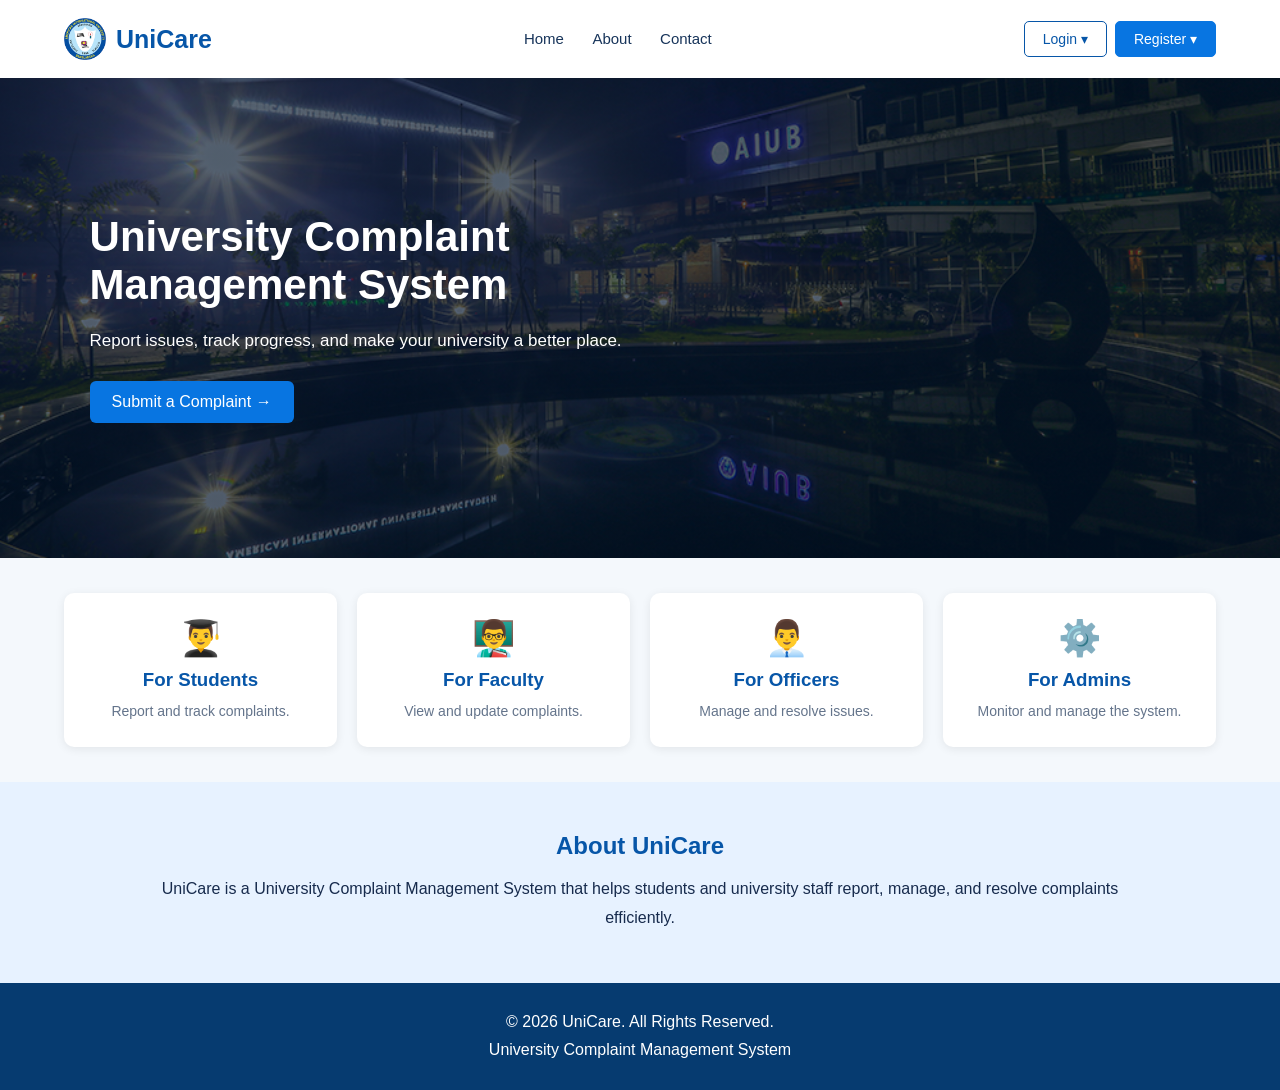
<file: index.html>
<!DOCTYPE html>
<html lang="en">

<head>
    <meta charset="UTF-8">
    <meta name="viewport" content="width=device-width, initial-scale=1.0">

    <title>UniCare - University Complaint Management System</title>

    <!-- CSS File -->
    <link rel="stylesheet" href="CSS/style.css">

</head>

<body>

    <!-- Navbar Section -->
    <header class="navbar">

        <div class="logo">
    <img src="assets/Images/aiub-logo.png"
         alt="UniCare Logo">
    <span>UniCare</span>
</div>

        <nav>
            <a href="index.html">Home</a>
            <a href="#about">About</a>
            <a href="#contact">Contact</a>
        </nav>

        
<div class="nav-buttons">

    <!-- Login Dropdown -->
    <div class="dropdown">
        <button class="login-btn">Login ▾</button>

        <div class="dropdown-content">
            <a href="student-login.html">Student Login</a>
            <a href="faculty-login.html">Faculty Login</a>
            <a href="officer-login.html">Complaint Officer Login</a>
            <a href="admin-login.html">Admin Login</a>
        </div>
    </div>

    <!-- Registration Dropdown -->
    <div class="dropdown">
        <button class="register-btn">Register ▾</button>

        <div class="dropdown-content">
            <a href="student-register.html">Student Registration</a>
            <a href="faculty-register.html">Faculty Registration</a>
        </div>
    </div>

</div>


    </header>


    <!-- Hero Section -->
    <section class="hero">

        <div class="hero-content">

            <h1>
                University Complaint
                Management System
            </h1>

            <p>
                Report issues, track progress, and make
                your university a better place.
            </p>

            <a href="login.html" class="submit-btn">
                Submit a Complaint →
            </a>

        </div>

    </section>


    <!-- User Roles Section -->
    <section class="roles">

        <div class="role-card">

            <h2>👨‍🎓</h2>

            <h3>For Students</h3>

            <p>
                Report and track complaints.
            </p>

        </div>


        <div class="role-card">

            <h2>👨‍🏫</h2>

            <h3>For Faculty</h3>

            <p>
                View and update complaints.
            </p>

        </div>


        <div class="role-card">

            <h2>👨‍💼</h2>

            <h3>For Officers</h3>

            <p>
                Manage and resolve issues.
            </p>

        </div>


        <div class="role-card">

            <h2>⚙️</h2>

            <h3>For Admins</h3>

            <p>
                Monitor and manage the system.
            </p>

        </div>

    </section>


    <!-- About Section -->
    <section class="about" id="about">

        <h2>About UniCare</h2>

        <p>
            UniCare is a University Complaint Management
            System that helps students and university
            staff report, manage, and resolve complaints
            efficiently.
        </p>

    </section>

<!-- Footer Section -->
    <footer id="contact">

        <p>
            © 2026 UniCare. All Rights Reserved.
        </p>

        <p>
            University Complaint Management System
        </p>

    </footer>


   
</body>

</html>
</file>
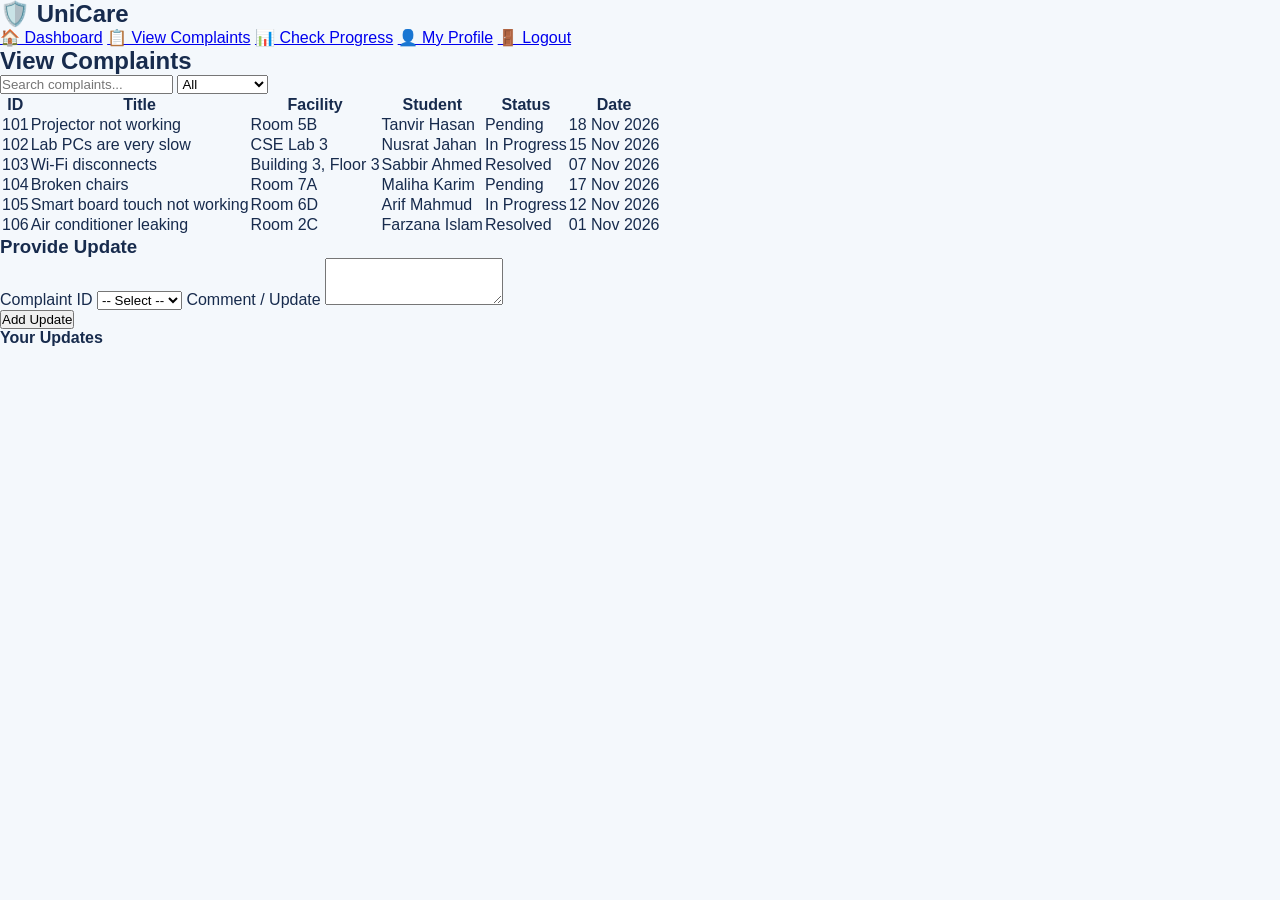
<file: complaints.html>
<!DOCTYPE html>
<html>
<head>
  <meta charset="UTF-8">
  <meta name="viewport" content="width=device-width, initial-scale=1">
  <title>UniCare - View Complaints</title>
  <link rel="stylesheet" href="style.css">
</head>
<body>
<div class="sidebar">
  <h2>🛡️ UniCare</h2>
  <a href="dashboard.html">🏠 Dashboard</a>
  <a href="complaints.html" class="active">📋 View Complaints</a>
  <a href="progress.html">📊 Check Progress</a>
  <a href="profile.html">👤 My Profile</a>
  <a href="#" onclick="logout()">🚪 Logout</a>
</div>
  <div class="main">
    <h2>View Complaints</h2>

    <div class="card">
      <div class="filters">
        <input type="text" id="search" placeholder="Search complaints..." onkeyup="filterComplaints()">
        <select id="statusFilter" onchange="filterComplaints()">
          <option>All</option>
          <option>Pending</option>
          <option>In Progress</option>
          <option>Resolved</option>
        </select>
      </div>
      <table id="complaintTable">
        <thead>
          <tr><th>ID</th><th>Title</th><th>Facility</th><th>Student</th><th>Status</th><th>Date</th></tr>
        </thead>
        <tbody>
          <tr><td>101</td><td>Projector not working</td><td>Room 5B</td><td>Tanvir Hasan</td><td><span class="badge pending">Pending</span></td><td>18 Nov 2026</td></tr>
          <tr><td>102</td><td>Lab PCs are very slow</td><td>CSE Lab 3</td><td>Nusrat Jahan</td><td><span class="badge inprogress">In Progress</span></td><td>15 Nov 2026</td></tr>
          <tr><td>103</td><td>Wi-Fi disconnects</td><td>Building 3, Floor 3</td><td>Sabbir Ahmed</td><td><span class="badge resolved">Resolved</span></td><td>07 Nov 2026</td></tr>
          <tr><td>104</td><td>Broken chairs</td><td>Room 7A</td><td>Maliha Karim</td><td><span class="badge pending">Pending</span></td><td>17 Nov 2026</td></tr>
          <tr><td>105</td><td>Smart board touch not working</td><td>Room 6D</td><td>Arif Mahmud</td><td><span class="badge inprogress">In Progress</span></td><td>12 Nov 2026</td></tr>
          <tr><td>106</td><td>Air conditioner leaking</td><td>Room 2C</td><td>Farzana Islam</td><td><span class="badge resolved">Resolved</span></td><td>01 Nov 2026</td></tr>
        </tbody>
      </table>
    </div>

    <div class="card">
      <h3>Provide Update</h3>
      <form onsubmit="return addUpdate()">
        <label>Complaint ID</label>
        <select id="complaintId">
          <option value="">-- Select --</option>
          <option>101</option><option>102</option><option>103</option>
          <option>104</option><option>105</option><option>106</option>
        </select>
        <label>Comment / Update</label>
        <textarea id="comment" rows="3"></textarea>
        <p id="msg"></p>
        <button type="submit">Add Update</button>
      </form>
      <h4>Your Updates</h4>
      <ul id="updates"></ul>
    </div>
  </div>
  <script src="script.js"></script>
</body>
</html>
</file>
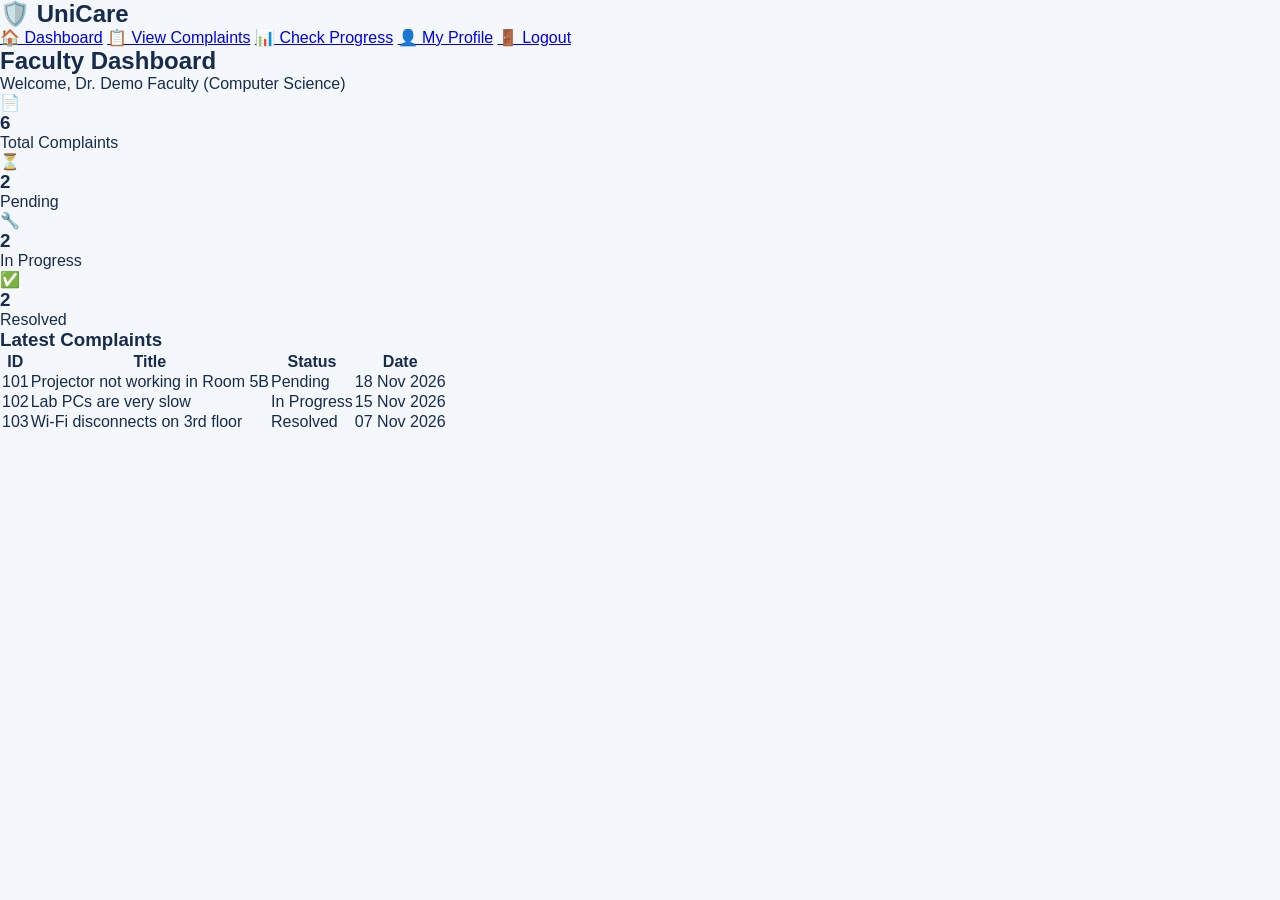
<file: dashboard.html>
<!DOCTYPE html>
<html>
<head>
  <meta charset="UTF-8">
  <meta name="viewport" content="width=device-width, initial-scale=1">
  <title>UniCare - Faculty Dashboard</title>
  <link rel="stylesheet" href="style.css">
</head>
<body>
<div class="sidebar">
  <h2>🛡️ UniCare</h2>
  <a href="dashboard.html" class="active">🏠 Dashboard</a>
  <a href="complaints.html">📋 View Complaints</a>
  <a href="progress.html">📊 Check Progress</a>
  <a href="profile.html">👤 My Profile</a>
  <a href="#" onclick="logout()">🚪 Logout</a>
</div>
  <div class="main">
    <h2>Faculty Dashboard</h2>
    <p class="welcome">Welcome, Dr. Demo Faculty (Computer Science)</p>

    <div class="stats">
      <div class="stat"><div class="icon blue">📄</div><div><h3>6</h3>Total Complaints</div></div>
      <div class="stat"><div class="icon orange">⏳</div><div><h3>2</h3>Pending</div></div>
      <div class="stat"><div class="icon purple">🔧</div><div><h3>2</h3>In Progress</div></div>
      <div class="stat"><div class="icon green">✅</div><div><h3>2</h3>Resolved</div></div>
    </div>
    
    <div class="card">
      <h3>Latest Complaints</h3>
      <table>
        <tr><th>ID</th><th>Title</th><th>Status</th><th>Date</th></tr>
        <tr><td>101</td><td>Projector not working in Room 5B</td><td><span class="badge pending">Pending</span></td><td>18 Nov 2026</td></tr>
        <tr><td>102</td><td>Lab PCs are very slow</td><td><span class="badge inprogress">In Progress</span></td><td>15 Nov 2026</td></tr>
        <tr><td>103</td><td>Wi-Fi disconnects on 3rd floor</td><td><span class="badge resolved">Resolved</span></td><td>07 Nov 2026</td></tr>
      </table>
    </div>
  </div>
  <script src="script.js"></script>
</body>
</html>
</file>
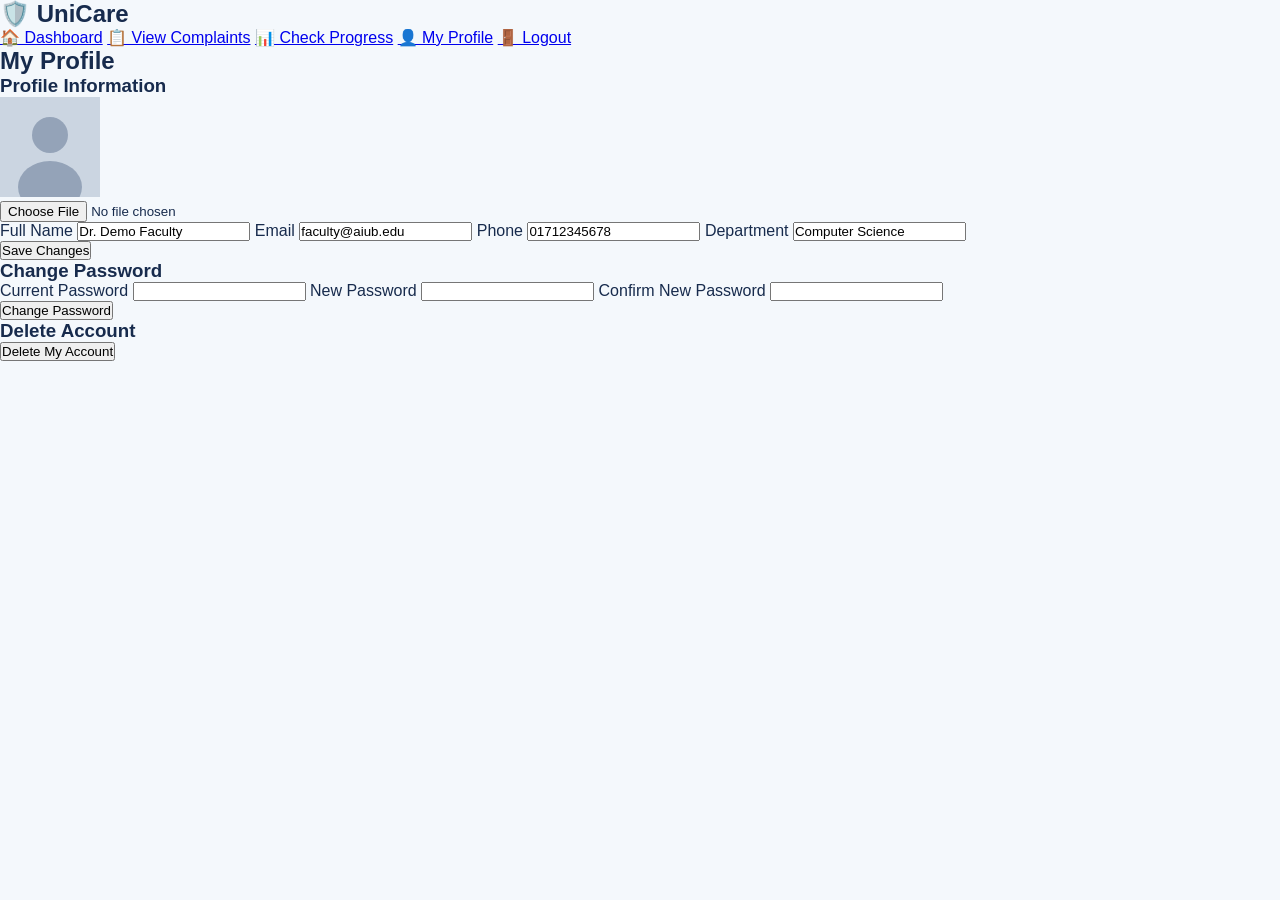
<file: profile.html>
<!DOCTYPE html>
<html>
<head>
  <meta charset="UTF-8">
  <meta name="viewport" content="width=device-width, initial-scale=1">
  <title>UniCare - My Profile</title>
  <link rel="stylesheet" href="style.css">
</head>
<body>
<div class="sidebar">
  <h2>🛡️ UniCare</h2>
  <a href="dashboard.html">🏠 Dashboard</a>
  <a href="complaints.html">📋 View Complaints</a>
  <a href="progress.html">📊 Check Progress</a>
  <a href="profile.html" class="active">👤 My Profile</a>
  <a href="#" onclick="logout()">🚪 Logout</a>
</div>
  <div class="main">
    <h2>My Profile</h2>

    <div class="card">
      <h3>Profile Information</h3>
      <img id="pic" class="profile-pic" src="data:image/svg+xml,%3Csvg xmlns='http://www.w3.org/2000/svg' width='100' height='100'%3E%3Crect width='100' height='100' fill='%23cbd5e1'/%3E%3Ccircle cx='50' cy='38' r='18' fill='%2394a3b8'/%3E%3Cellipse cx='50' cy='90' rx='32' ry='26' fill='%2394a3b8'/%3E%3C/svg%3E" alt="Profile picture">
      <br>
      <input type="file" accept="image/*" onchange="previewPicture(this)">
      <form onsubmit="return saveProfile()">
        <label>Full Name</label>
        <input type="text" id="name" value="Dr. Demo Faculty">
        <label>Email</label>
        <input type="text" value="faculty@aiub.edu" readonly>
        <label>Phone</label>
        <input type="text" id="phone" value="01712345678">
        <label>Department</label>
        <input type="text" value="Computer Science" readonly>
        <p id="msg"></p>
        <button type="submit">Save Changes</button>
      </form>
    </div>

    <div class="card">
      <h3>Change Password</h3>
      <form onsubmit="return changePassword()">
        <label>Current Password</label>
        <input type="password" id="oldPass">
        <label>New Password</label>
        <input type="password" id="newPass">
        <label>Confirm New Password</label>
        <input type="password" id="confirmPass">
        <p id="passMsg"></p>
        <button type="submit">Change Password</button>
      </form>
    </div>

    <div class="card">
      <h3>Delete Account</h3>
      <button class="red" onclick="deleteAccount()">Delete My Account</button>
    </div>
  </div>
  <script src="script.js"></script>
</body>
</html>
</file>
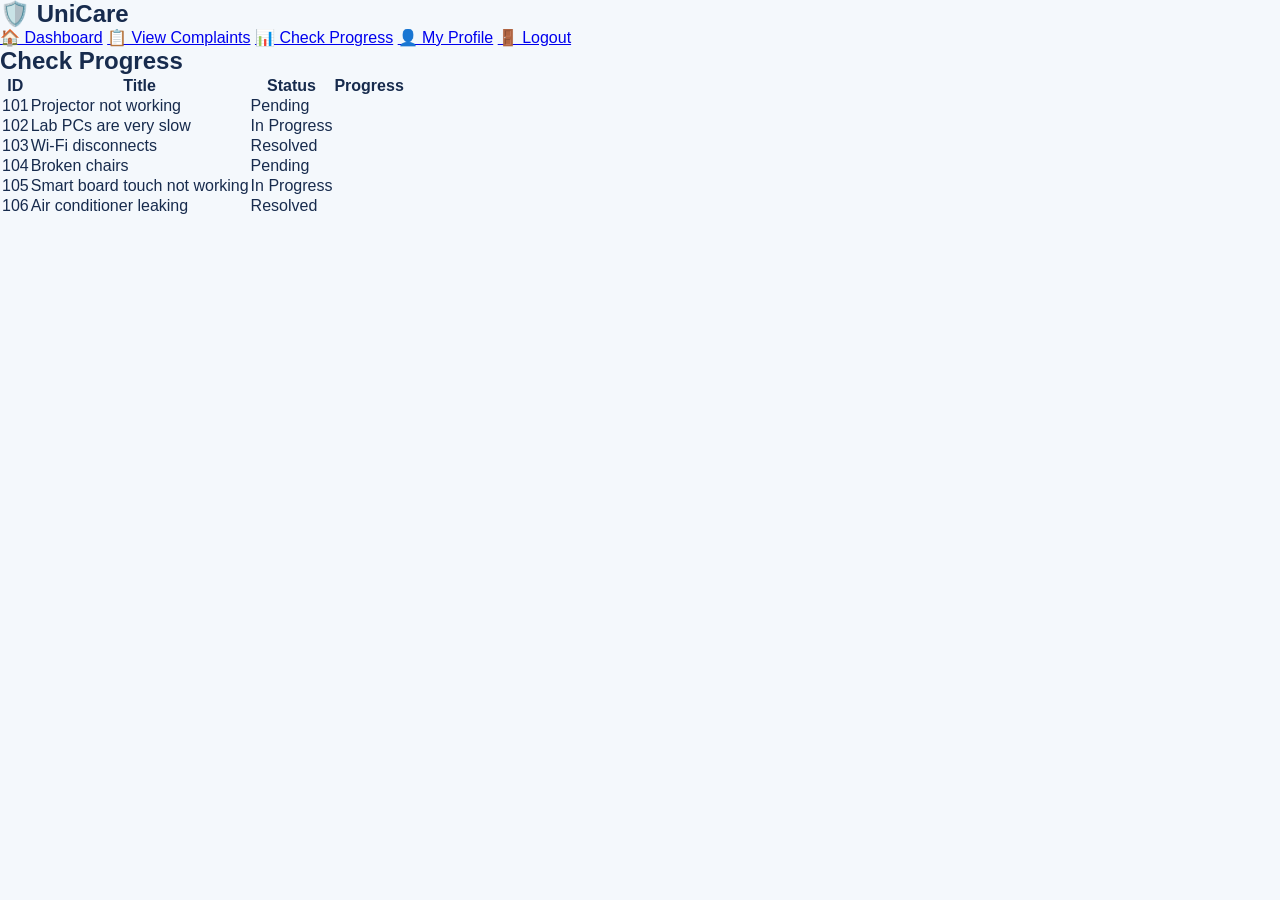
<file: progress.html>
<!DOCTYPE html>
<html>
<head>
  <meta charset="UTF-8">
  <meta name="viewport" content="width=device-width, initial-scale=1">
  <title>UniCare - Check Progress</title>
  <link rel="stylesheet" href="style.css">
</head>
<body>
<div class="sidebar">
  <h2>🛡️ UniCare</h2>
  <a href="dashboard.html">🏠 Dashboard</a>
  <a href="complaints.html">📋 View Complaints</a>
  <a href="progress.html" class="active">📊 Check Progress</a>
  <a href="profile.html">👤 My Profile</a>
  <a href="#" onclick="logout()">🚪 Logout</a>
</div>
  <div class="main">
    <h2>Check Progress</h2>
    <div class="card">
      <table>
        <tr><th>ID</th><th>Title</th><th>Status</th><th>Progress</th></tr>
        <tr><td>101</td><td>Projector not working</td><td><span class="badge pending">Pending</span></td>
            <td><div class="bar"><div style="width:10%"></div></div></td></tr>
        <tr><td>102</td><td>Lab PCs are very slow</td><td><span class="badge inprogress">In Progress</span></td>
            <td><div class="bar"><div style="width:50%"></div></div></td></tr>
        <tr><td>103</td><td>Wi-Fi disconnects</td><td><span class="badge resolved">Resolved</span></td>
            <td><div class="bar"><div style="width:100%"></div></div></td></tr>
        <tr><td>104</td><td>Broken chairs</td><td><span class="badge pending">Pending</span></td>
            <td><div class="bar"><div style="width:10%"></div></div></td></tr>
        <tr><td>105</td><td>Smart board touch not working</td><td><span class="badge inprogress">In Progress</span></td>
            <td><div class="bar"><div style="width:50%"></div></div></td></tr>
        <tr><td>106</td><td>Air conditioner leaking</td><td><span class="badge resolved">Resolved</span></td>
            <td><div class="bar"><div style="width:100%"></div></div></td></tr>
      </table>
    </div>
  </div>
  <script src="script.js"></script>
</body>
</html>
</file>
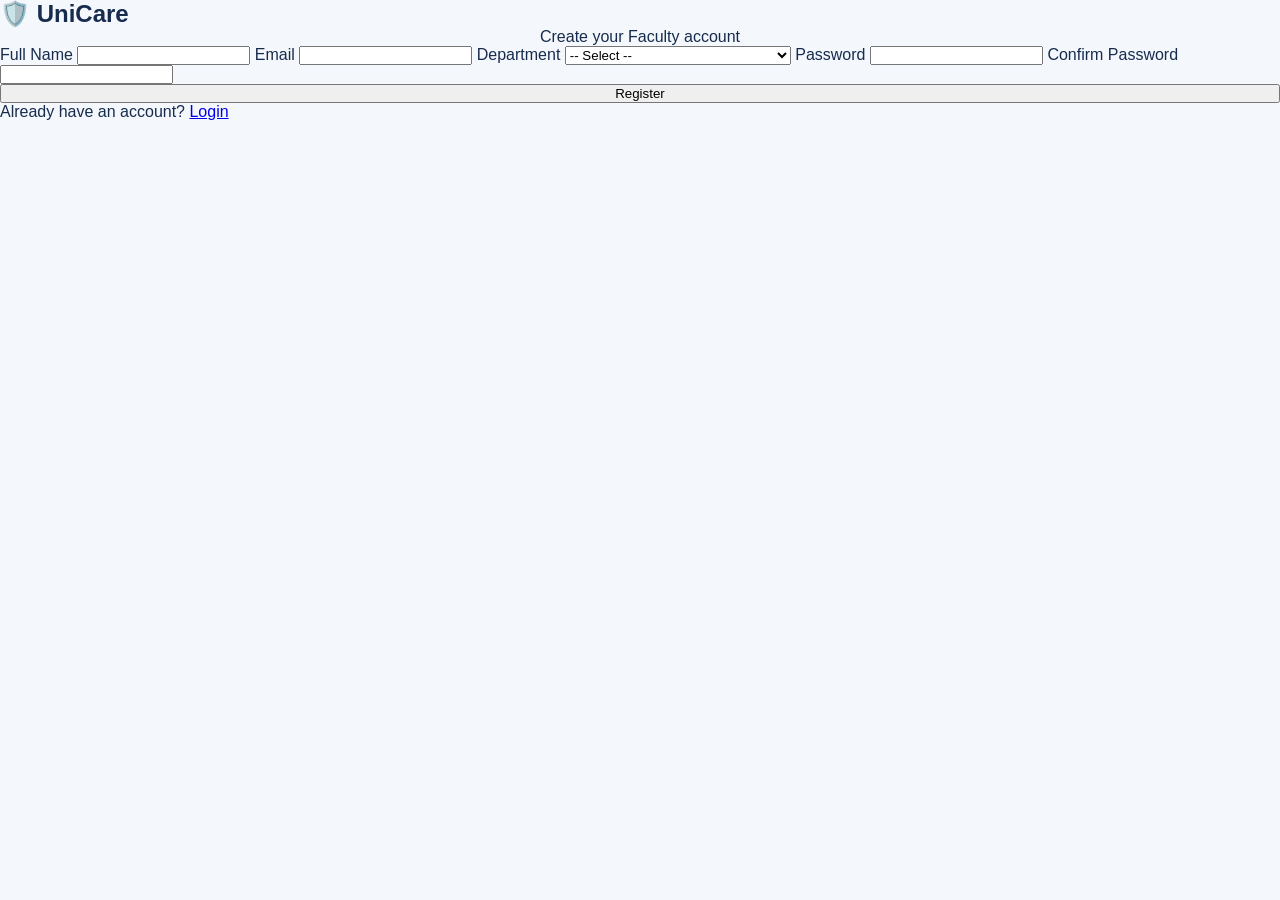
<file: register.html>
<!DOCTYPE html>
<html>
<head>
  <meta charset="UTF-8">
  <meta name="viewport" content="width=device-width, initial-scale=1">
  <title>UniCare - Faculty Registration</title>
  <link rel="stylesheet" href="style.css">
</head>
<body class="auth">
  <div class="box">
    <h2>🛡️ UniCare</h2>
    <p style="text-align:center">Create your Faculty account</p>
    <form onsubmit="return validateRegister()">
      <label>Full Name</label>
      <input type="text" id="name">
      <label>Email</label>
      <input type="text" id="email">
      <label>Department</label>
      <select id="dept">
        <option value="">-- Select --</option>
        <option>Computer Science</option>
        <option>Electrical &amp; Electronic Engineering</option>
        <option>Business Administration</option>
        <option>Library</option>
        <option>IT Services</option>
      </select>
      <label>Password</label>
      <input type="password" id="password">
      <label>Confirm Password</label>
      <input type="password" id="confirm">
      <p class="error" id="msg"></p>
      <button type="submit" style="width:100%">Register</button>
    </form>
    <p>Already have an account? <a href="index.html">Login</a></p>
  </div>
  <script src="script.js"></script>
</body>
</html>
</file>
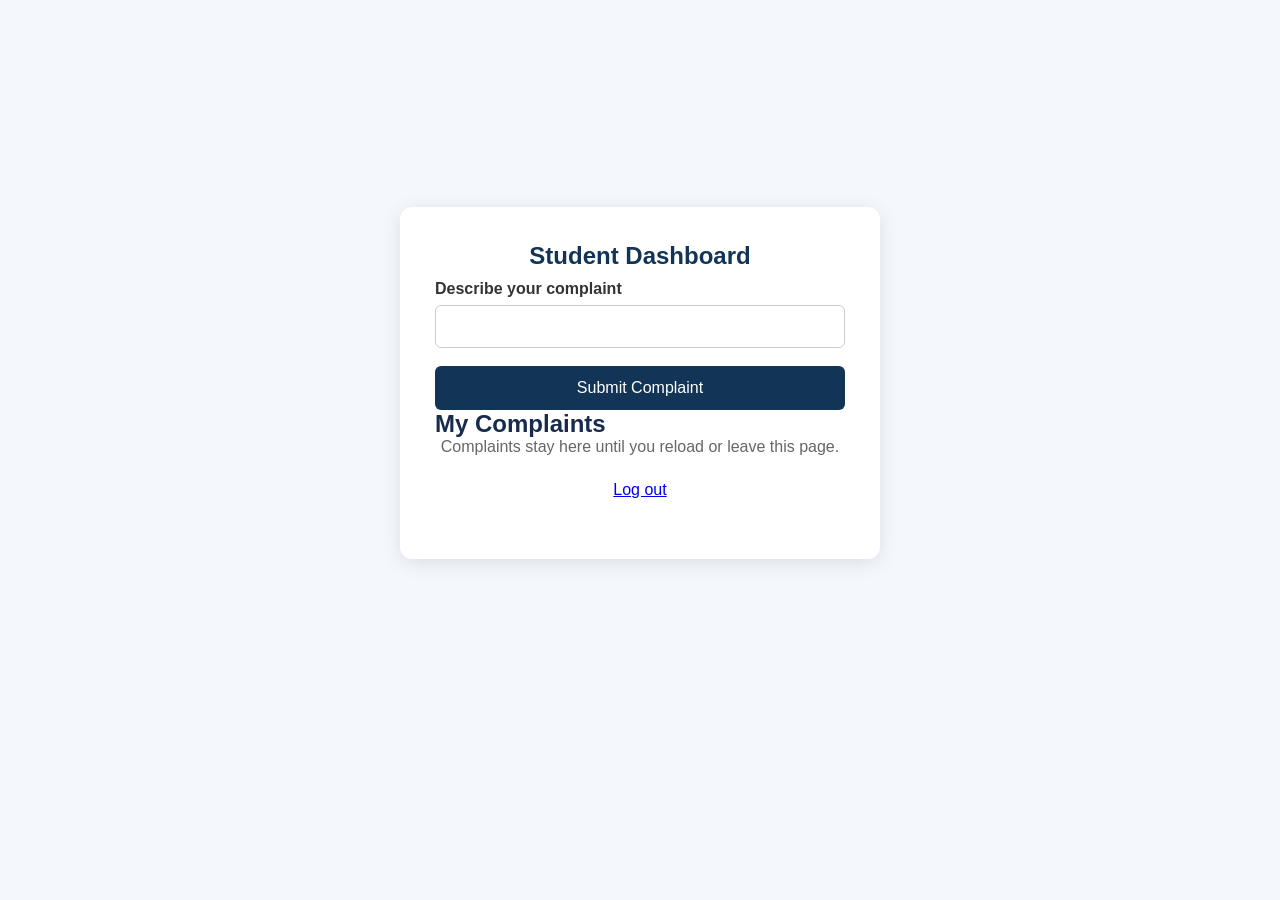
<file: student-dashboard.html>
<!DOCTYPE html>
<html lang="en">
<head>
    <meta charset="UTF-8">
    <meta name="viewport" content="width=device-width, initial-scale=1">
    <title>Student Dashboard | UniCare</title>
    <link rel="stylesheet" href="CSS/style.css">
    <link rel="stylesheet" href="CSS/student_reg.css">
</head>
<body>
    <section class="auth-section">
        <div class="auth-card">
            <h1>Student Dashboard</h1>

            <form onsubmit="return submitComplaint()">
                <div class="form-group">
                    <label for="complaint">Describe your complaint</label>
                    <input id="complaint" type="text" required>
                </div>
                <button class="auth-btn" type="submit">Submit Complaint</button>
                <p id="message"></p>
            </form>

            <h2>My Complaints</h2>
            <p>Complaints stay here until you reload or leave this page.</p>
            <ul id="complaints"></ul>

            <p><a href="student-login.html">Log out</a></p>
        </div>
    </section>

    <script>
        let complaintNumber = 0;

        function submitComplaint() {
            let input = document.getElementById("complaint");

            if (input.value.trim() === "") {
                document.getElementById("message").innerHTML =
                    "Please describe the problem.";
                return false;
            }

            complaintNumber++;

            let item = document.createElement("li");
            item.textContent = "Complaint " + complaintNumber +
                " — " + input.value + " — Status: Submitted";

            document.getElementById("complaints").appendChild(item);
            document.getElementById("message").innerHTML =
                "Complaint submitted.";
            input.value = "";

            return false;
        }
    </script>
</body>
</html>
</file>
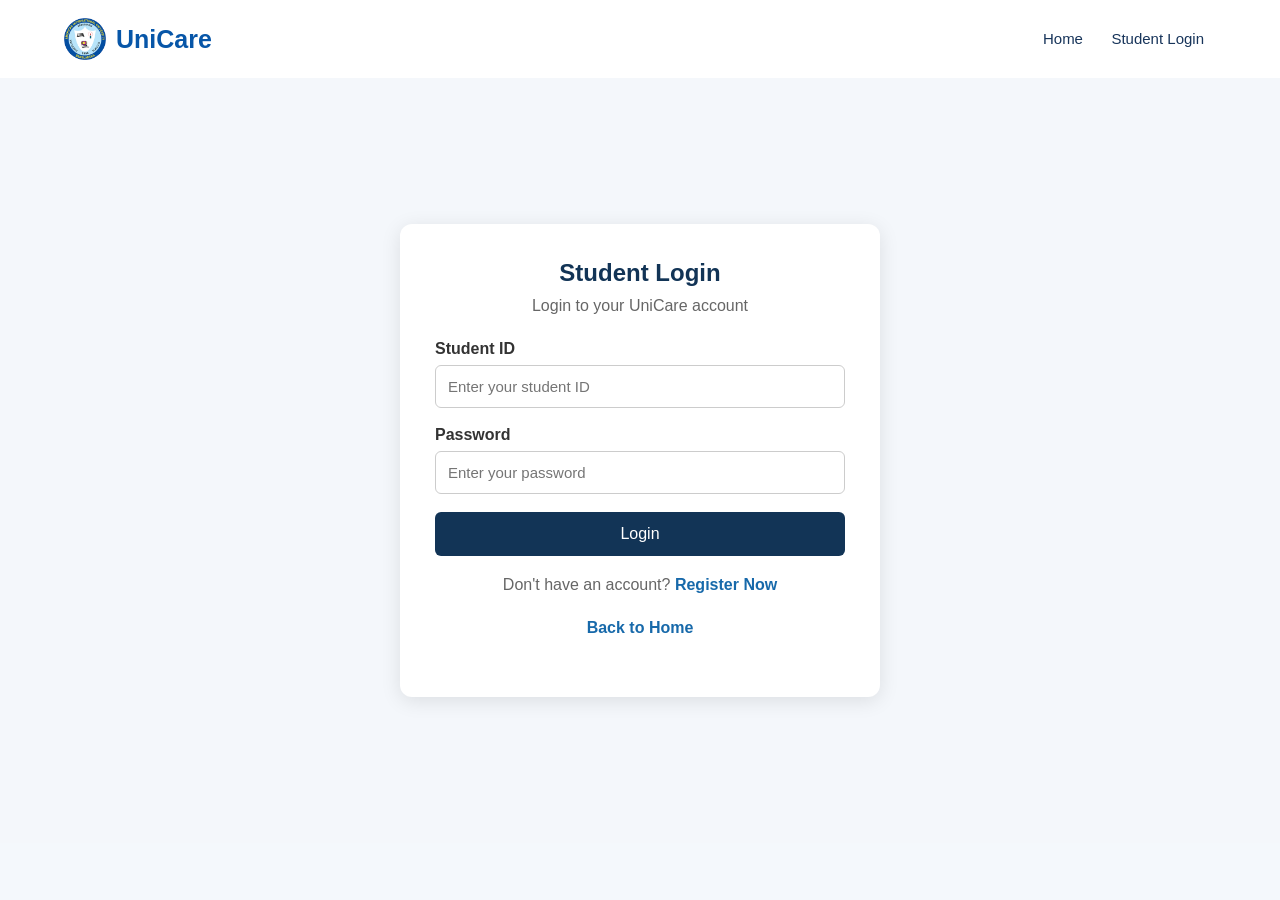
<file: student-login.html>
<!DOCTYPE html>
<html lang="en">

<head>
    <meta charset="UTF-8">
    <meta name="viewport" content="width=device-width, initial-scale=1.0">

    <title>Student Login | UniCare</title>

    <!-- Home Page CSS -->
    <link rel="stylesheet" href="CSS/style.css">

    <!-- Login Page CSS -->
    <link rel="stylesheet" href="CSS/student_login.css">

</head>

<body>

    <!-- Navbar -->
    <header class="navbar">

        <div class="logo">

            <img src="assets/Images/aiub-logo.png"
                 alt="UniCare Logo">

            <span>UniCare</span>

        </div>

        <nav>
            <a href="homepage.html">Home</a>
            <a href="student-login.html">Student Login</a>
        </nav>

    </header>


    <!-- Login Section -->
    <section class="auth-section">

        <div class="auth-card">

            <h1>Student Login</h1>

            <p>Login to your UniCare account</p>


            <form id="loginForm" novalidate>

                <!-- Student ID -->
                <div class="form-group">

                    <label for="studentId">Student ID</label>

                    <input
                        type="text"
                        id="studentId"
                        placeholder="Enter your student ID"
                    >

                    <small id="studentIdError"></small>

                </div>


                <!-- Password -->
                <div class="form-group">

                    <label for="password">Password</label>

                    <input
                        type="password"
                        id="password"
                        placeholder="Enter your password"
                    >

                    <small id="passwordError"></small>

                </div>


                <!-- Submit Button -->
                <button type="submit" class="auth-btn">
                    Login
                </button>

                <p id="formMessage"></p>

            </form>


            <!-- Registration Link -->
            <p class="register-link">
                Don't have an account?
                <a href="student-register.html">Register Now</a>
            </p>


            <!-- Home Link -->
            <p class="back-link">
                <a href="homepage.html">Back to Home</a>
            </p>

        </div>

    </section>


    <!-- JavaScript -->
    <script src="javascript/SL_validation.js"></script>

</body>

</html>
</file>
<file: CSS/style.css>
/* Remove Default Spacing */

* {
    margin: 0;
    padding: 0;
    box-sizing: border-box;
}


/* Body */

body {
    font-family: Arial, sans-serif;
    background-color: #f4f8fc;
    color: #172b4d;
}


/* Navbar */

.navbar {
    display: flex;
    justify-content: space-between;
    align-items: center;

    padding: 18px 5%;

    background-color: white;

    box-shadow: 0 2px 8px rgba(0, 0, 0, 0.1);
}


/* Logo */

.logo {
    display: flex;
    align-items: center;
    gap: 10px;

    font-size: 25px;
    font-weight: bold;
    color: #0756a8;
}

.logo img {
    width: 42px;
    height: 42px;

    object-fit: contain;
}


/* Navigation Links */

nav a {
    text-decoration: none;
    color: #17345a;

    margin: 0 12px;
    font-size: 15px;
}

nav a:hover {
    color: #0875e1;
}


/* Navbar Buttons */

.nav-buttons {
    display: flex;
    align-items: center;
    gap: 8px;
}

.nav-buttons a {
    text-decoration: none;
}

.login-btn,
.register-btn {
    display: inline-block;

    padding: 9px 18px;
    border-radius: 5px;

    cursor: pointer;
    font-size: 14px;
}

.login-btn {
    color: #0756a8;
    border: 1px solid #0756a8;
    background-color: white;
}

.register-btn {
    color: white;
    background-color: #0875e1;
    border: 1px solid #0875e1;
}

.login-btn:hover {
    background-color: #e7f2ff;
}

.register-btn:hover {
    background-color: #0056b3;
}


/* Dropdown Menu */

.dropdown {
    position: relative;
    display: inline-block;
}

.dropdown-content {
    display: none;

    position: absolute;
    top: 100%;
    right: 0;

    min-width: 190px;

    background-color: white;

    box-shadow: 0 4px 12px rgba(0, 0, 0, 0.15);

    border-radius: 6px;

    z-index: 1000;
    overflow: hidden;
}

.dropdown-content a {
    display: block;

    padding: 12px 15px;

    color: #333;
    font-size: 14px;

    text-decoration: none;
}

.dropdown-content a:hover {
    background-color: #f0f4ff;
    color: #0756a8;
}

/* Show Dropdown on Hover */

.dropdown:hover .dropdown-content {
    display: block;
}


/* Hero Section */

.hero {
    min-height: 480px;

    display: flex;
    align-items: center;

    padding: 50px 7%;

    background-image:
        linear-gradient(
            rgba(0, 20, 45, 0.65),
            rgba(0, 20, 45, 0.65)
        ),
        url("../assets/Images/aiub-campus.jpg");

    background-size: cover;
    background-position: center;
    background-repeat: no-repeat;

    color: white;
}


.hero-content {
    max-width: 550px;
}


.hero h1 {
    font-size: 42px;
    margin-bottom: 18px;
}


.hero p {
    font-size: 17px;
    line-height: 1.7;
    margin-bottom: 25px;
}


.submit-btn {
    display: inline-block;

    text-decoration: none;

    color: white;
    background-color: #0875e1;

    padding: 12px 22px;

    border-radius: 6px;
}


.submit-btn:hover {
    background-color: #0056b3;
}


/* User Roles Section */

.roles {
    display: grid;

    grid-template-columns: repeat(4, 1fr);

    gap: 20px;

    padding: 35px 5%;
}


.role-card {
    background-color: white;

    text-align: center;

    padding: 25px 15px;

    border-radius: 10px;

    box-shadow: 0 2px 10px rgba(0, 0, 0, 0.08);

    transition: 0.3s;
}


.role-card:hover {
    transform: translateY(-5px);
}


.role-card h2 {
    font-size: 35px;
    margin-bottom: 10px;
}


.role-card h3 {
    color: #0756a8;
    margin-bottom: 10px;
}


.role-card p {
    font-size: 14px;
    color: #64748b;
    line-height: 1.5;
}


/* About Section */

.about {
    text-align: center;

    padding: 50px 10%;

    background-color: #e7f2ff;
}


.about h2 {
    margin-bottom: 15px;
    color: #0756a8;
}


.about p {
    line-height: 1.8;
}


/* Footer */

footer {
    text-align: center;

    background-color: #063b70;

    color: white;

    padding: 25px;

    line-height: 1.8;
}


/* Responsive Design */

@media (max-width: 768px) {

    .navbar {
        flex-direction: column;
        gap: 15px;
    }

    .roles {
        grid-template-columns: repeat(2, 1fr);
    }

    .hero h1 {
        font-size: 32px;
    }

}


@media (max-width: 480px) {

    .roles {
        grid-template-columns: 1fr;
    }

    nav a {
        margin: 0 5px;
    }

    .nav-buttons {
        flex-wrap: wrap;
        justify-content: center;
    }

    .hero {
        padding: 40px 5%;
    }

    .hero h1 {
        font-size: 28px;
    }

}
</file>
<file: style.css>
/* Remove Default Spacing */

* {
    margin: 0;
    padding: 0;
    box-sizing: border-box;
}


/* Body */

body {
    font-family: Arial, sans-serif;
    background-color: #f4f8fc;
    color: #172b4d;
}


/* Navbar */

.navbar {
    display: flex;
    justify-content: space-between;
    align-items: center;

    padding: 18px 5%;

    background-color: white;

    box-shadow: 0 2px 8px rgba(0, 0, 0, 0.1);
}


/* Logo */

.logo {
    display: flex;
    align-items: center;
    gap: 10px;

    font-size: 25px;
    font-weight: bold;
    color: #0756a8;
}

.logo img {
    width: 42px;
    height: 42px;

    object-fit: contain;
}


/* Navigation Links */

nav a {
    text-decoration: none;
    color: #17345a;

    margin: 0 12px;
    font-size: 15px;
}

nav a:hover {
    color: #0875e1;
}


/* Navbar Buttons */

.nav-buttons {
    display: flex;
    align-items: center;
    gap: 8px;
}

.nav-buttons a {
    text-decoration: none;
}

.login-btn,
.register-btn {
    display: inline-block;

    padding: 9px 18px;
    border-radius: 5px;

    cursor: pointer;
    font-size: 14px;
}

.login-btn {
    color: #0756a8;
    border: 1px solid #0756a8;
    background-color: white;
}

.register-btn {
    color: white;
    background-color: #0875e1;
    border: 1px solid #0875e1;
}

.login-btn:hover {
    background-color: #e7f2ff;
}

.register-btn:hover {
    background-color: #0056b3;
}


/* Dropdown Menu */

.dropdown {
    position: relative;
    display: inline-block;
}

.dropdown-content {
    display: none;

    position: absolute;
    top: 100%;
    right: 0;

    min-width: 190px;

    background-color: white;

    box-shadow: 0 4px 12px rgba(0, 0, 0, 0.15);

    border-radius: 6px;

    z-index: 1000;
    overflow: hidden;
}

.dropdown-content a {
    display: block;

    padding: 12px 15px;

    color: #333;
    font-size: 14px;

    text-decoration: none;
}

.dropdown-content a:hover {
    background-color: #f0f4ff;
    color: #0756a8;
}

/* Show Dropdown on Hover */

.dropdown:hover .dropdown-content {
    display: block;
}


/* Hero Section */

.hero {
    min-height: 480px;

    display: flex;
    align-items: center;

    padding: 50px 7%;

    background-image:
        linear-gradient(
            rgba(0, 20, 45, 0.65),
            rgba(0, 20, 45, 0.65)
        ),
        url("../assets/images/aiub-campus.jpg");

    background-size: cover;
    background-position: center;
    background-repeat: no-repeat;

    color: white;
}


.hero-content {
    max-width: 550px;
}


.hero h1 {
    font-size: 42px;
    margin-bottom: 18px;
}


.hero p {
    font-size: 17px;
    line-height: 1.7;
    margin-bottom: 25px;
}


.submit-btn {
    display: inline-block;

    text-decoration: none;

    color: white;
    background-color: #0875e1;

    padding: 12px 22px;

    border-radius: 6px;
}


.submit-btn:hover {
    background-color: #0056b3;
}


/* User Roles Section */

.roles {
    display: grid;

    grid-template-columns: repeat(4, 1fr);

    gap: 20px;

    padding: 35px 5%;
}


.role-card {
    background-color: white;

    text-align: center;

    padding: 25px 15px;

    border-radius: 10px;

    box-shadow: 0 2px 10px rgba(0, 0, 0, 0.08);

    transition: 0.3s;
}


.role-card:hover {
    transform: translateY(-5px);
}


.role-card h2 {
    font-size: 35px;
    margin-bottom: 10px;
}


.role-card h3 {
    color: #0756a8;
    margin-bottom: 10px;
}


.role-card p {
    font-size: 14px;
    color: #64748b;
    line-height: 1.5;
}


/* About Section */

.about {
    text-align: center;

    padding: 50px 10%;

    background-color: #e7f2ff;
}


.about h2 {
    margin-bottom: 15px;
    color: #0756a8;
}


.about p {
    line-height: 1.8;
}


/* Footer */

footer {
    text-align: center;

    background-color: #063b70;

    color: white;

    padding: 25px;

    line-height: 1.8;
}


/* Responsive Design */

@media (max-width: 768px) {

    .navbar {
        flex-direction: column;
        gap: 15px;
    }

    .roles {
        grid-template-columns: repeat(2, 1fr);
    }

    .hero h1 {
        font-size: 32px;
    }

}


@media (max-width: 480px) {

    .roles {
        grid-template-columns: 1fr;
    }

    nav a {
        margin: 0 5px;
    }

    .nav-buttons {
        flex-wrap: wrap;
        justify-content: center;
    }

    .hero {
        padding: 40px 5%;
    }

    .hero h1 {
        font-size: 28px;
    }

}
</file>
<file: CSS/student_reg.css>
/* Registration Section */

.auth-section {
    min-height: 85vh;
    display: flex;
    justify-content: center;
    align-items: center;
    padding: 40px 20px;
    background: #f4f7fb;
}


/* Registration Card */

.auth-card {
    width: 100%;
    max-width: 480px;
    background: white;
    padding: 35px;
    border-radius: 12px;
    box-shadow: 0 4px 20px rgba(0, 0, 0, 0.1);
}


.auth-card h1 {
    text-align: center;
    color: #123456;
    margin-bottom: 10px;
}


.auth-card > p {
    text-align: center;
    color: #666;
    margin-bottom: 25px;
}


/* Form Group */

.form-group {
    margin-bottom: 18px;
}


.form-group label {
    display: block;
    margin-bottom: 7px;
    font-weight: bold;
    color: #333;
}


.form-group input,
.form-group select {
    width: 100%;
    padding: 12px;
    border: 1px solid #ccc;
    border-radius: 6px;
    font-size: 15px;
    box-sizing: border-box;
}


.form-group input:focus,
.form-group select:focus {
    outline: none;
    border-color: #1769aa;
}


/* Error Message */

.form-group small {
    display: block;
    color: red;
    margin-top: 5px;
    font-size: 13px;
}


/* Error Border */

.errorBorder {
    border: 1px solid red !important;
}


/* Success Border */

.successBorder {
    border: 1px solid green !important;
}


/* Submit Button */

.auth-btn {
    width: 100%;
    padding: 13px;
    background: #123456;
    color: white;
    border: none;
    border-radius: 6px;
    font-size: 16px;
    cursor: pointer;
}


.auth-btn:hover {
    background: #1769aa;
}


/* Success Message */

#formMessage {
    margin-top: 15px;
    text-align: center;
    font-weight: bold;
    color: green;
}


.login-link {
    text-align: center;
    margin-top: 20px;
}


.login-link a {
    color: #1769aa;
    text-decoration: none;
    font-weight: bold;
}
</file>
<file: CSS/student_login.css>
/* Login Section */

.auth-section {
    min-height: 85vh;
    display: flex;
    justify-content: center;
    align-items: center;
    padding: 40px 20px;
    background: #f4f7fb;
}


/* Login Card */

.auth-card {
    width: 100%;
    max-width: 480px;
    background: white;
    padding: 35px;
    border-radius: 12px;
    box-shadow: 0 4px 20px rgba(0, 0, 0, 0.1);
}


.auth-card h1 {
    text-align: center;
    color: #123456;
    margin-bottom: 10px;
}


.auth-card > p {
    text-align: center;
    color: #666;
    margin-bottom: 25px;
}


/* Form Group */

.form-group {
    margin-bottom: 18px;
}


.form-group label {
    display: block;
    margin-bottom: 7px;
    font-weight: bold;
    color: #333;
}


.form-group input {
    width: 100%;
    padding: 12px;
    border: 1px solid #ccc;
    border-radius: 6px;
    font-size: 15px;
    box-sizing: border-box;
}


.form-group input:focus {
    outline: none;
    border-color: #1769aa;
}


/* Error Message */

.form-group small {
    display: block;
    color: red;
    margin-top: 5px;
    font-size: 13px;
}


/* Error Border */

.errorBorder {
    border: 1px solid red !important;
}


/* Success Border */

.successBorder {
    border: 1px solid green !important;
}


/* Login Button */

.auth-btn {
    width: 100%;
    padding: 13px;
    background: #123456;
    color: white;
    border: none;
    border-radius: 6px;
    font-size: 16px;
    cursor: pointer;
}


.auth-btn:hover {
    background: #1769aa;
}


/* Success Message */

#formMessage {
    margin-top: 15px;
    text-align: center;
    font-weight: bold;
    color: green;
}


/* Registration Link */

.register-link {
    text-align: center;
    margin-top: 20px;
}


.register-link a {
    color: #1769aa;
    text-decoration: none;
    font-weight: bold;
}


/* Back to Home */

.back-link {
    text-align: center;
    margin-top: 15px;
}


.back-link a {
    color: #1769aa;
    text-decoration: none;
    font-weight: bold;
}
</file>
